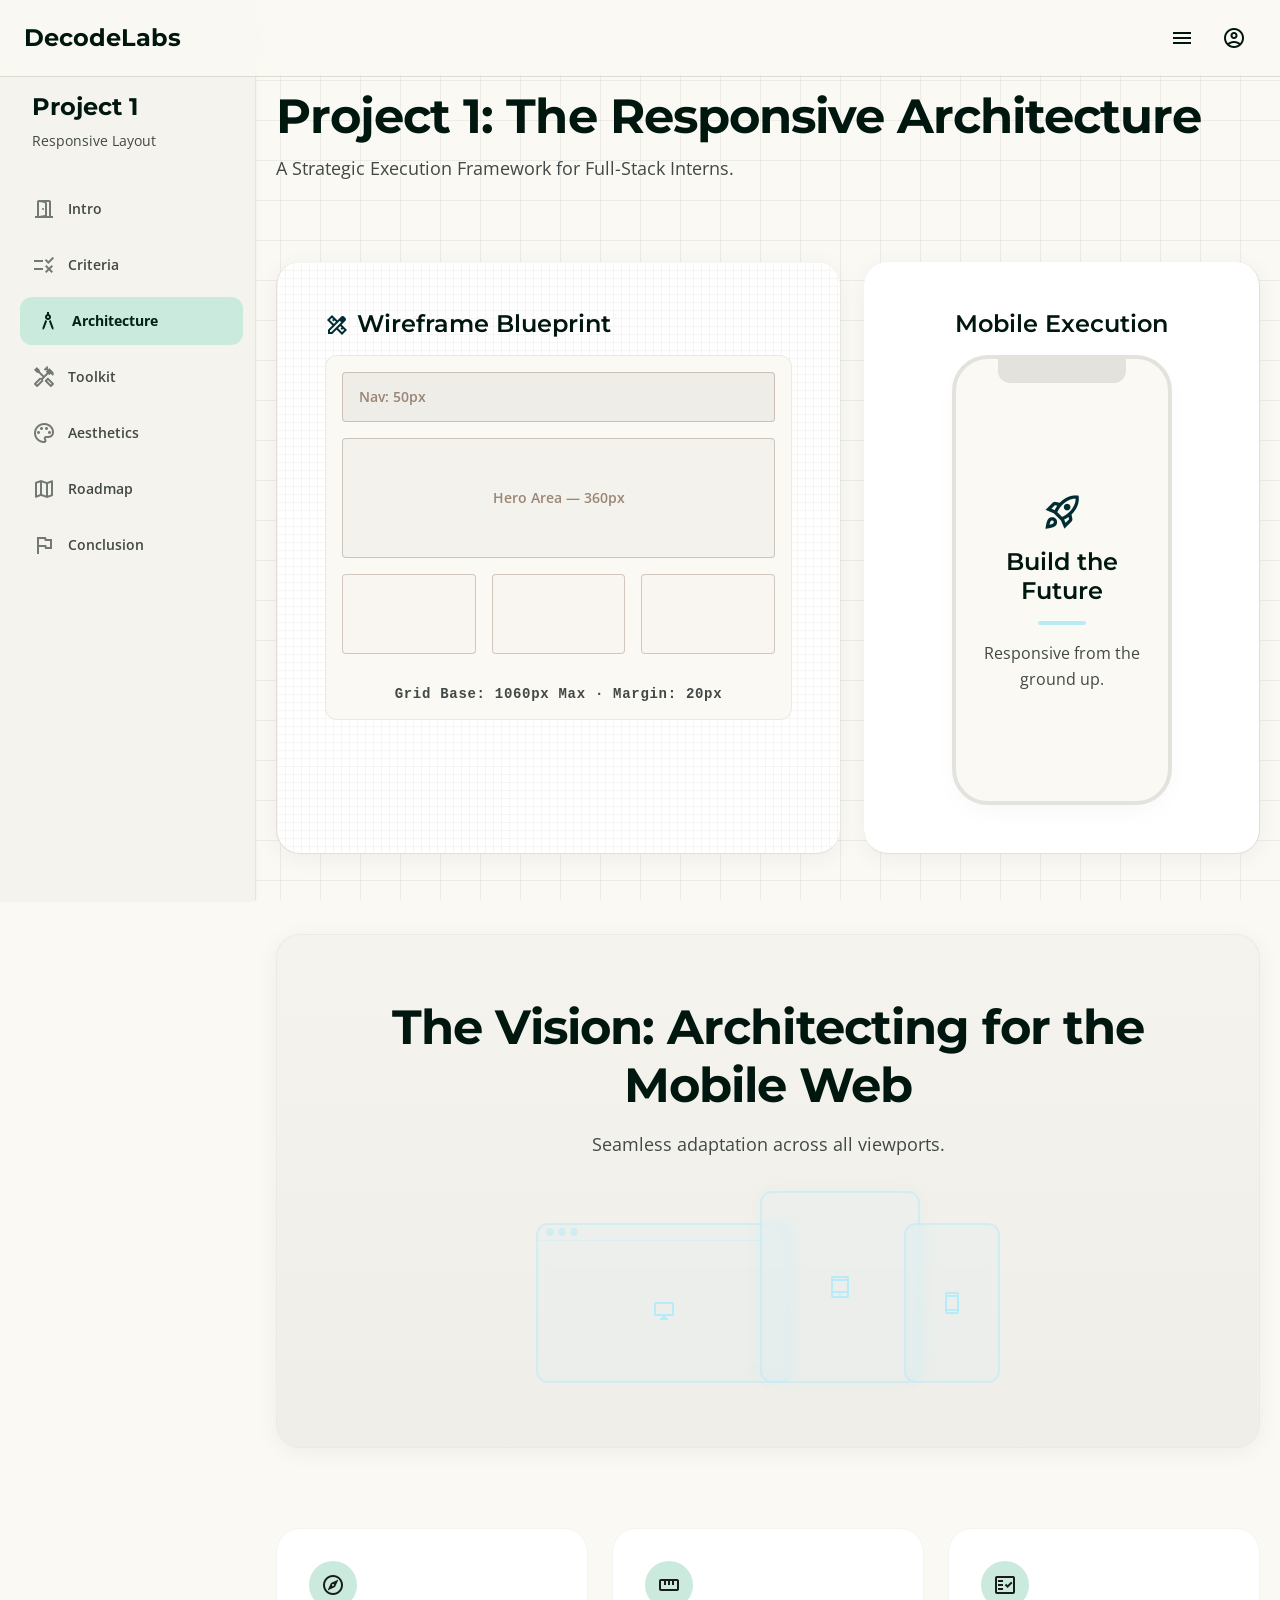
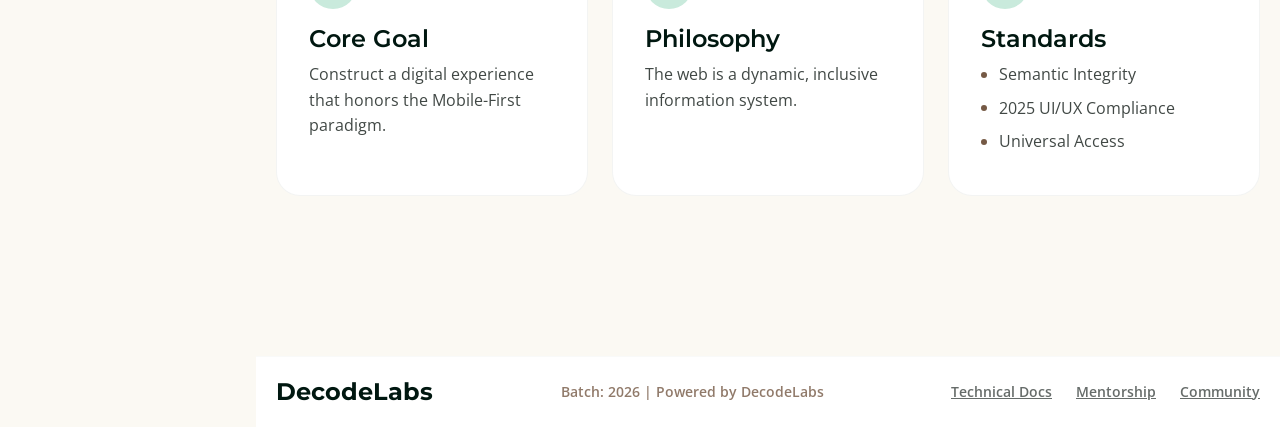
<file: project-1/architecture.html>
<!DOCTYPE html>
<html lang="en">
<head>
  <meta charset="UTF-8">
  <meta name="viewport" content="width=device-width, initial-scale=1.0">
  <title>DecodeLabs - Architecture</title>
  <link rel="preconnect" href="https://fonts.googleapis.com">
  <link rel="preconnect" href="https://fonts.gstatic.com" crossorigin>
  <link href="https://fonts.googleapis.com/css2?family=Montserrat:wght@600;700&family=Open+Sans:wght@400;600&display=swap" rel="stylesheet">
  <link href="https://fonts.googleapis.com/css2?family=Material+Symbols+Outlined:wght,FILL@100..700,0..1&display=swap" rel="stylesheet">
  <link rel="stylesheet" href="css/styles.css">
</head>
<body class="app-shell has-sidebar" data-page="architecture" style="background:var(--background);">
  <a class="skip-link" href="#main-content">Skip to main content</a>

  <div class="ambient grid-bg" aria-hidden="true"></div>

  <header class="top-nav">
    <div class="top-nav__brand">DecodeLabs</div>
    <div class="top-nav__actions">
      <button class="icon-btn menu-toggle" type="button" data-menu-toggle aria-expanded="false" aria-controls="mobile-drawer" aria-label="Open menu">
        <span class="material-symbols-outlined">menu</span>
      </button>
      <button class="icon-btn" type="button" aria-label="Account">
        <span class="material-symbols-outlined">account_circle</span>
      </button>
    </div>
  </header>

  <nav id="mobile-drawer" class="mobile-drawer" data-mobile-drawer aria-label="Mobile">
    <a class="sidebar__link" href="index.html" data-nav="intro">
      <span class="material-symbols-outlined">door_open</span>
      Intro
    </a>
    <a class="sidebar__link" href="guidelines.html" data-nav="criteria">
      <span class="material-symbols-outlined">rule</span>
      Criteria
    </a>
    <a class="sidebar__link" href="architecture.html" data-nav="architecture">
      <span class="material-symbols-outlined filled">architecture</span>
      Architecture
    </a>
    <a class="sidebar__link" href="toolkit.html" data-nav="toolkit">
      <span class="material-symbols-outlined">handyman</span>
      Toolkit
    </a>
    <a class="sidebar__link" href="aesthetics.html" data-nav="aesthetics">
      <span class="material-symbols-outlined">palette</span>
      Aesthetics
    </a>
    <a class="sidebar__link" href="framework.html" data-nav="roadmap">
      <span class="material-symbols-outlined">map</span>
      Roadmap
    </a>
    <a class="sidebar__link" href="conclusion.html" data-nav="conclusion">
      <span class="material-symbols-outlined">flag</span>
      Conclusion
    </a>
  </nav>

  <aside class="sidebar" aria-label="Section navigation">
    <div class="sidebar__header">
      <div class="sidebar__title">Project 1</div>
      <div class="sidebar__subtitle">Responsive Layout</div>
    </div>
    <nav class="sidebar__nav">
      <a class="sidebar__link" href="index.html" data-nav="intro"><span class="material-symbols-outlined">door_open</span> Intro</a>
      <a class="sidebar__link" href="guidelines.html" data-nav="criteria"><span class="material-symbols-outlined">rule</span> Criteria</a>
      <a class="sidebar__link" href="architecture.html" data-nav="architecture"><span class="material-symbols-outlined filled">architecture</span> Architecture</a>
      <a class="sidebar__link" href="toolkit.html" data-nav="toolkit"><span class="material-symbols-outlined">handyman</span> Toolkit</a>
      <a class="sidebar__link" href="aesthetics.html" data-nav="aesthetics"><span class="material-symbols-outlined">palette</span> Aesthetics</a>
      <a class="sidebar__link" href="framework.html" data-nav="roadmap"><span class="material-symbols-outlined">map</span> Roadmap</a>
      <a class="sidebar__link" href="conclusion.html" data-nav="conclusion"><span class="material-symbols-outlined">flag</span> Conclusion</a>
    </nav>
  </aside>

  <main id="main-content" class="main-canvas">
    <header class="section">
      <h1 class="text-display" style="margin-bottom:var(--stack-sm);">Project 1: The Responsive Architecture</h1>
      <p class="text-body-lg text-muted" style="max-width:32rem;">A Strategic Execution Framework for Full-Stack Interns.</p>
    </header>

    <div class="bento-grid bento-grid--12 section">
      <article class="col-span-7 card card--border-bl card--padded-lg" style="position:relative;overflow:hidden;">
        <div class="blueprint-grid" style="position:absolute;inset:0;opacity:0.5;pointer-events:none;"></div>
        <h2 class="text-headline-md" style="margin-bottom:var(--stack-md);display:flex;align-items:center;gap:8px;position:relative;">
          <span class="material-symbols-outlined" style="color:var(--tertiary-container);">design_services</span>
          Wireframe Blueprint
        </h2>
        <div class="wireframe-box">
          <div class="wireframe-nav">Nav: 50px</div>
          <div class="wireframe-hero">Hero Area — 360px</div>
          <div class="wireframe-grid">
            <div class="wireframe-cell"></div>
            <div class="wireframe-cell"></div>
            <div class="wireframe-cell"></div>
          </div>
          <p class="text-label text-muted" style="text-align:center;margin-top:var(--stack-md);font-family:monospace;">Grid Base: 1060px Max · Margin: 20px</p>
        </div>
      </article>

      <article class="col-span-5 card card--border-br card--padded-lg" style="display:flex;flex-direction:column;align-items:center;">
        <h2 class="text-headline-md" style="margin-bottom:var(--stack-md);">Mobile Execution</h2>
        <div class="phone-mockup">
          <div class="phone-mockup__notch" aria-hidden="true"></div>
          <div class="phone-mockup__content">
            <span class="material-symbols-outlined" style="font-size:2.5rem;color:var(--tertiary-container);margin-bottom:1rem;">rocket_launch</span>
            <h3 class="text-headline-md">Build the Future</h3>
            <div style="width:48px;height:4px;background:var(--tertiary-fixed);border-radius:999px;margin:1rem auto;"></div>
            <p class="text-body-md text-muted">Responsive from the ground up.</p>
          </div>
        </div>
      </article>
    </div>

    <section class="vision-section section">
      <h2 class="text-display" style="margin-bottom:var(--stack-md);position:relative;z-index:1;">The Vision: Architecting for the Mobile Web</h2>
      <p class="text-body-lg text-muted" style="max-width:48rem;margin:0 auto var(--stack-lg);position:relative;z-index:1;">Seamless adaptation across all viewports.</p>
      <div class="devices-hologram">
        <div class="device device--desktop">
          <div class="device__bar"><span class="device__dot"></span><span class="device__dot"></span><span class="device__dot"></span></div>
          <div class="device__screen"><span class="material-symbols-outlined">desktop_windows</span></div>
        </div>
        <div class="device device--tablet">
          <div class="device__screen"><span class="material-symbols-outlined">tablet_mac</span></div>
        </div>
        <div class="device device--mobile">
          <div class="device__screen"><span class="material-symbols-outlined">smartphone</span></div>
        </div>
      </div>
    </section>

    <div class="pillar-grid section">
      <article class="pillar-card">
        <div class="pillar-card__icon"><span class="material-symbols-outlined">explore</span></div>
        <h3 class="text-headline-md" style="margin-bottom:var(--stack-sm);">Core Goal</h3>
        <p class="text-body-md text-muted">Construct a digital experience that honors the Mobile-First paradigm.</p>
      </article>
      <article class="pillar-card">
        <div class="pillar-card__icon"><span class="material-symbols-outlined">straighten</span></div>
        <h3 class="text-headline-md" style="margin-bottom:var(--stack-sm);">Philosophy</h3>
        <p class="text-body-md text-muted">The web is a dynamic, inclusive information system.</p>
      </article>
      <article class="pillar-card">
        <div class="pillar-card__icon"><span class="material-symbols-outlined">fact_check</span></div>
        <h3 class="text-headline-md" style="margin-bottom:var(--stack-sm);">Standards</h3>
        <ul class="dot-list">
          <li>Semantic Integrity</li>
          <li>2025 UI/UX Compliance</li>
          <li>Universal Access</li>
        </ul>
      </article>
    </div>
  </main>

  <footer class="site-footer">
    <div class="top-nav__brand">DecodeLabs</div>
    <p class="site-footer__meta">Batch: 2026 | Powered by DecodeLabs</p>
    <nav class="site-footer__links" aria-label="Footer">
      <a href="#">Technical Docs</a>
      <a href="#">Mentorship</a>
      <a href="#">Community</a>
    </nav>
  </footer>

  <script src="js/main.js"></script>
</body>
</html>
</file>
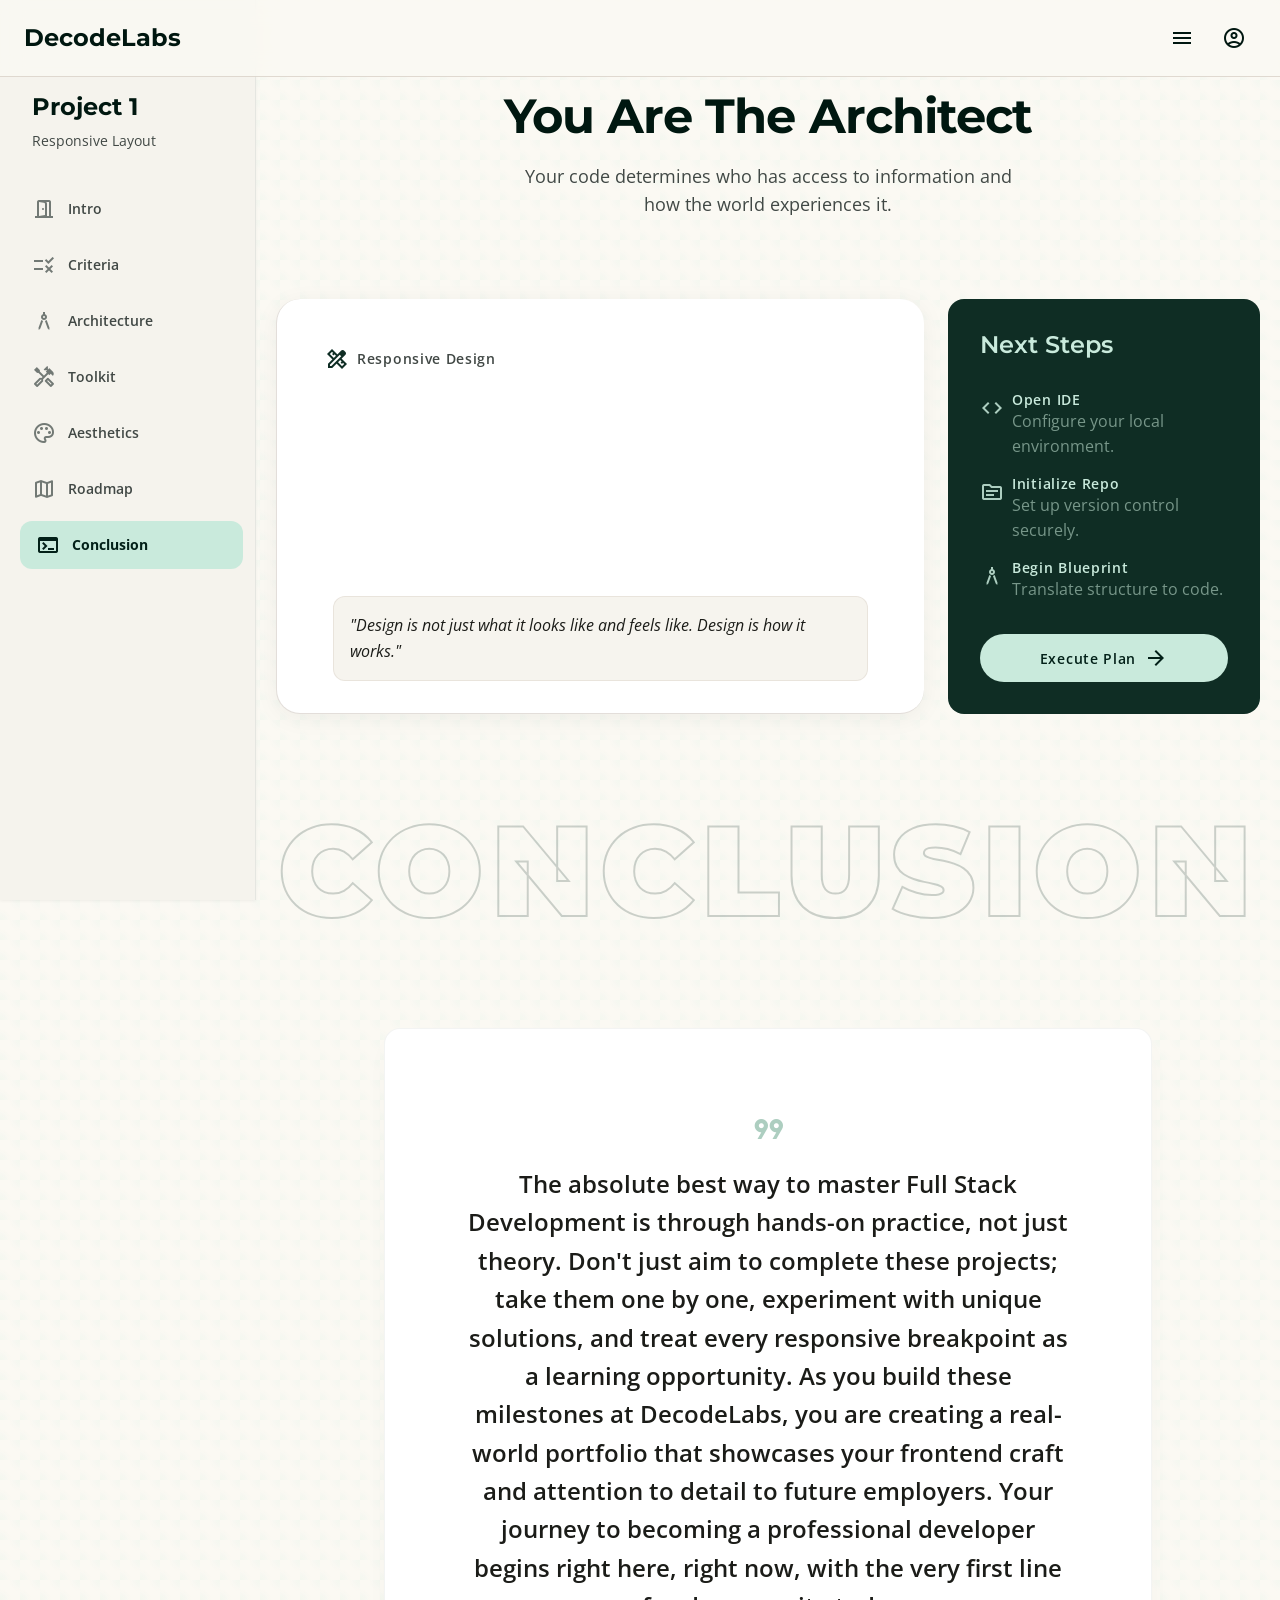
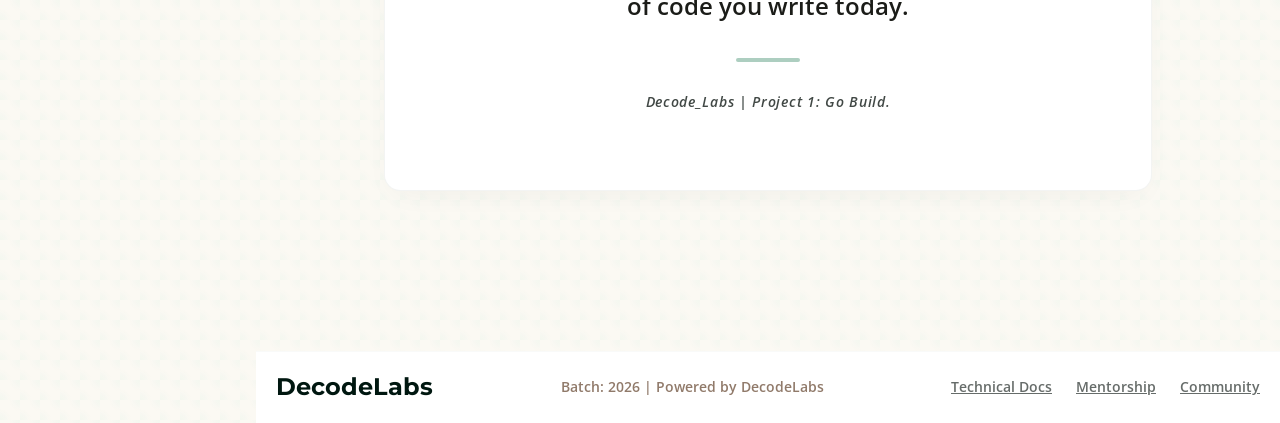
<file: project-1/conclusion.html>
<!DOCTYPE html>
<html lang="en">
<head>
  <meta charset="UTF-8">
  <meta name="viewport" content="width=device-width, initial-scale=1.0">
  <title>Conclusion &amp; Action - DecodeLabs</title>
  <link rel="preconnect" href="https://fonts.googleapis.com">
  <link rel="preconnect" href="https://fonts.gstatic.com" crossorigin>
  <link href="https://fonts.googleapis.com/css2?family=Montserrat:wght@400;600;700&family=Open+Sans:wght@400;600&display=swap" rel="stylesheet">
  <link href="https://fonts.googleapis.com/css2?family=Material+Symbols+Outlined:wght,FILL@100..700,0..1&display=swap" rel="stylesheet">
  <link rel="stylesheet" href="css/styles.css">
</head>
<body class="app-shell has-sidebar grid-bg-sm organic-bg" data-page="conclusion">
  <a class="skip-link" href="#main-content">Skip to main content</a>

  <header class="top-nav">
    <div class="top-nav__brand">DecodeLabs</div>
    <div class="top-nav__actions">
      <button class="icon-btn menu-toggle" type="button" data-menu-toggle aria-expanded="false" aria-controls="mobile-drawer" aria-label="Open menu">
        <span class="material-symbols-outlined">menu</span>
      </button>
      <button class="icon-btn" type="button" aria-label="Account">
        <span class="material-symbols-outlined">account_circle</span>
      </button>
    </div>
  </header>

  <nav id="mobile-drawer" class="mobile-drawer" data-mobile-drawer aria-label="Mobile">
    <a class="sidebar__link" href="index.html" data-nav="intro">
      <span class="material-symbols-outlined filled">door_open</span>
      Intro
    </a>
    <a class="sidebar__link" href="guidelines.html" data-nav="criteria">
      <span class="material-symbols-outlined">rule</span>
      Criteria
    </a>
    <a class="sidebar__link" href="architecture.html" data-nav="architecture">
      <span class="material-symbols-outlined">architecture</span>
      Architecture
    </a>
    <a class="sidebar__link" href="toolkit.html" data-nav="toolkit">
      <span class="material-symbols-outlined">handyman</span>
      Toolkit
    </a>
    <a class="sidebar__link" href="aesthetics.html" data-nav="aesthetics">
      <span class="material-symbols-outlined">palette</span>
      Aesthetics
    </a>
    <a class="sidebar__link" href="framework.html" data-nav="roadmap">
      <span class="material-symbols-outlined">map</span>
      Roadmap
    </a>
    <a class="sidebar__link" href="conclusion.html" data-nav="conclusion">
      <span class="material-symbols-outlined">terminal</span>
      Conclusion
    </a>
  </nav>

  <aside class="sidebar" aria-label="Section navigation">
    <div class="sidebar__header">
      <div class="sidebar__title">Project 1</div>
      <div class="sidebar__subtitle">Responsive Layout</div>
    </div>
    <nav class="sidebar__nav">
      <a class="sidebar__link" href="index.html" data-nav="intro"><span class="material-symbols-outlined">door_open</span> Intro</a>
      <a class="sidebar__link" href="guidelines.html" data-nav="criteria"><span class="material-symbols-outlined">rule</span> Criteria</a>
      <a class="sidebar__link" href="architecture.html" data-nav="architecture"><span class="material-symbols-outlined">architecture</span> Architecture</a>
      <a class="sidebar__link" href="toolkit.html" data-nav="toolkit"><span class="material-symbols-outlined">handyman</span> Toolkit</a>
      <a class="sidebar__link" href="aesthetics.html" data-nav="aesthetics"><span class="material-symbols-outlined">palette</span> Aesthetics</a>
      <a class="sidebar__link" href="framework.html" data-nav="roadmap"><span class="material-symbols-outlined">map</span> Roadmap</a>
      <a class="sidebar__link" href="conclusion.html" data-nav="conclusion"><span class="material-symbols-outlined filled">terminal</span> Conclusion</a>
    </nav>
  </aside>

  <main id="main-content" class="main-canvas">
    <header class="section" style="text-align:center;">
      <h1 class="text-display" style="margin-bottom:var(--stack-md);">You Are The Architect</h1>
      <p class="text-body-lg text-muted" style="max-width:32rem;margin:0 auto;">
        Your code determines who has access to information and how the world experiences it.
      </p>
    </header>

    <div class="bento-grid bento-grid--12 section">
      <article class="col-span-8 card card--border-bl card--padded-lg workspace-card">
        <div style="display:flex;align-items:center;gap:8px;margin-bottom:var(--stack-md);position:relative;z-index:2;">
          <span class="material-symbols-outlined" style="color:var(--primary-container);">design_services</span>
          <span class="text-label text-muted">Responsive Design</span>
        </div>
        <div class="workspace-card__image" style="background-image:url('https://lh3.googleusercontent.com/aida-public/[base64]');"></div>
        <blockquote class="workspace-card__quote">
          <p class="text-body-md">"Design is not just what it looks like and feels like. Design is how it works."</p>
        </blockquote>
      </article>

      <aside class="col-span-4 next-steps-panel">
        <div class="next-steps-panel__bg grid-bg-sm"></div>
        <div style="position:relative;z-index:1;">
          <h2 class="text-headline-md" style="color:var(--primary-fixed);margin-bottom:var(--stack-lg);">Next Steps</h2>
          <ul class="next-steps-list">
            <li>
              <span class="material-symbols-outlined">code</span>
              <div>
                <strong class="text-label" style="color:var(--primary-fixed);display:block;">Open IDE</strong>
                <span class="text-body-md">Configure your local environment.</span>
              </div>
            </li>
            <li>
              <span class="material-symbols-outlined">source</span>
              <div>
                <strong class="text-label" style="color:var(--primary-fixed);display:block;">Initialize Repo</strong>
                <span class="text-body-md">Set up version control securely.</span>
              </div>
            </li>
            <li>
              <span class="material-symbols-outlined">architecture</span>
              <div>
                <strong class="text-label" style="color:var(--primary-fixed);display:block;">Begin Blueprint</strong>
                <span class="text-body-md">Translate structure to code.</span>
              </div>
            </li>
          </ul>
          <button class="btn btn--fixed btn--full" type="button" data-execute-btn>
            Execute Plan
            <span class="material-symbols-outlined">arrow_forward</span>
          </button>
        </div>
      </aside>
    </div>

    <div class="section" style="overflow:hidden;">
      <h2 class="bubble-text" aria-hidden="true">CONCLUSION</h2>
    </div>

    <blockquote class="quote-card">
      <span class="quote-card__icon material-symbols-outlined">format_quote</span>
      <p class="text-headline-md" style="line-height:1.6;">
        The absolute best way to master Full Stack Development is through hands-on practice, not just theory.
        Don't just aim to complete these projects; take them one by one, experiment with unique solutions, and
        treat every responsive breakpoint as a learning opportunity. As you build these milestones at DecodeLabs,
        you are creating a real-world portfolio that showcases your frontend craft and attention to detail to
        future employers. Your journey to becoming a professional developer begins right here, right now, with
        the very first line of code you write today.
      </p>
      <div class="quote-card__divider"></div>
      <p class="text-label text-muted" style="margin-top:var(--stack-lg);"><em>Decode_Labs | Project 1: Go Build.</em></p>
    </blockquote>
  </main>

  <footer class="site-footer">
    <div class="top-nav__brand">DecodeLabs</div>
    <p class="site-footer__meta">Batch: 2026 | Powered by DecodeLabs</p>
    <nav class="site-footer__links" aria-label="Footer">
      <a href="#">Technical Docs</a>
      <a href="#">Mentorship</a>
      <a href="#">Community</a>
    </nav>
  </footer>

  <script src="js/main.js"></script>
</body>
</html>
</file>
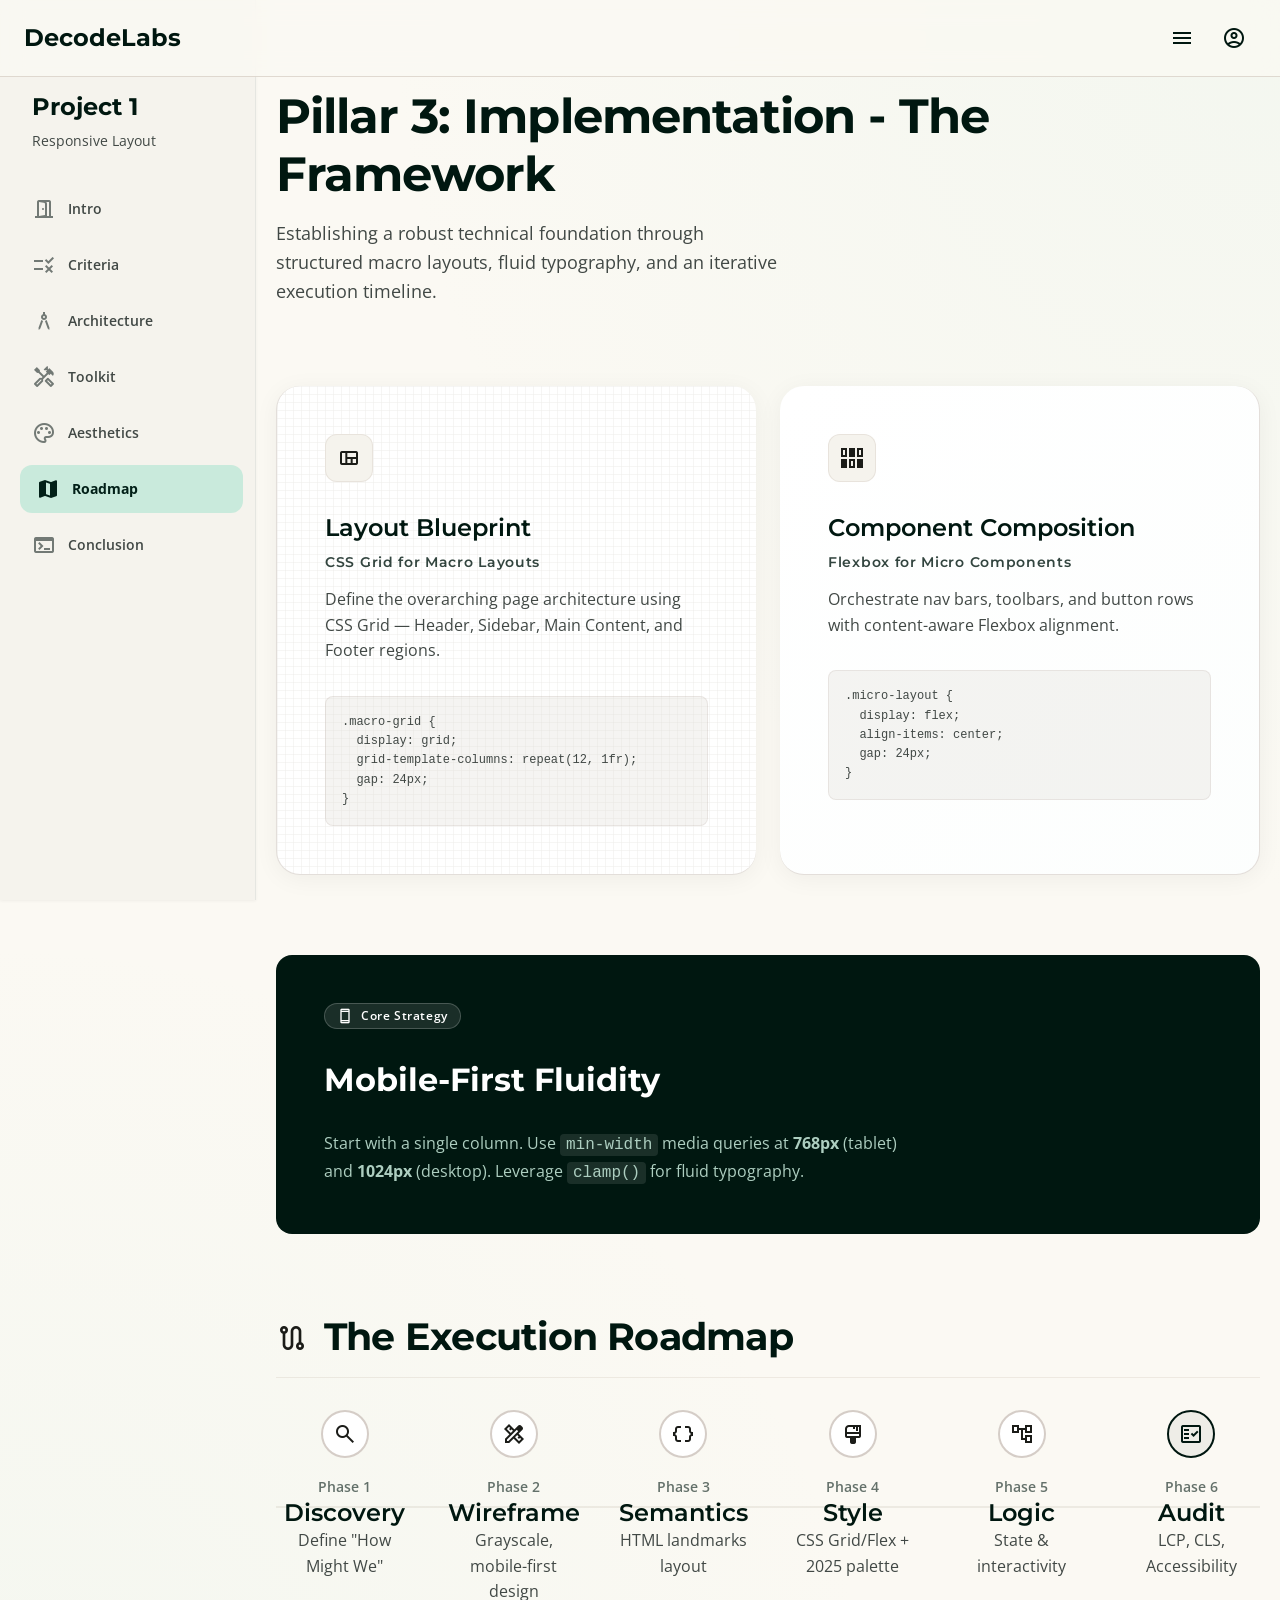
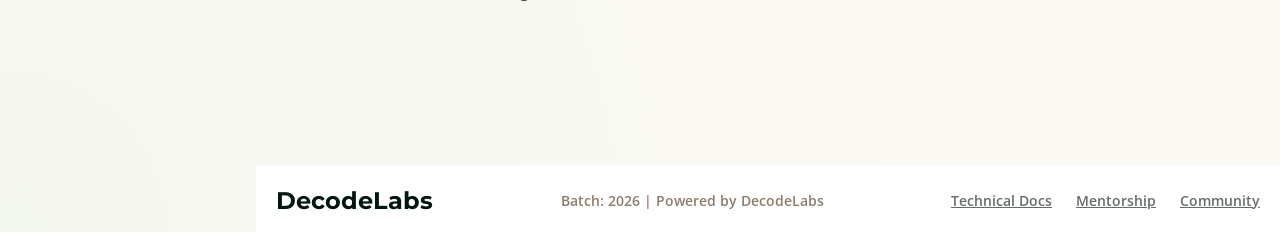
<file: project-1/framework.html>
<!DOCTYPE html>
<html lang="en">
<head>
  <meta charset="UTF-8">
  <meta name="viewport" content="width=device-width, initial-scale=1.0">
  <title>Implementation Framework &amp; Roadmap - DecodeLabs</title>
  <link rel="preconnect" href="https://fonts.googleapis.com">
  <link rel="preconnect" href="https://fonts.gstatic.com" crossorigin>
  <link href="https://fonts.googleapis.com/css2?family=Montserrat:wght@600;700&family=Open+Sans:wght@400;600&display=swap" rel="stylesheet">
  <link href="https://fonts.googleapis.com/css2?family=Material+Symbols+Outlined:wght,FILL@100..700,0..1&display=swap" rel="stylesheet">
  <link rel="stylesheet" href="css/styles.css">
</head>
<body class="app-shell has-sidebar organic-bg" data-page="roadmap">
  <a class="skip-link" href="#main-content">Skip to main content</a>

  <header class="top-nav">
    <div class="top-nav__brand">DecodeLabs</div>
    <div class="top-nav__actions">
      <button class="icon-btn menu-toggle" type="button" data-menu-toggle aria-expanded="false" aria-controls="mobile-drawer" aria-label="Open menu">
        <span class="material-symbols-outlined">menu</span>
      </button>
      <button class="icon-btn" type="button" aria-label="Account">
        <span class="material-symbols-outlined">account_circle</span>
      </button>
    </div>
  </header>

  <nav id="mobile-drawer" class="mobile-drawer" data-mobile-drawer aria-label="Mobile">
    <a class="sidebar__link" href="index.html" data-nav="intro">
      <span class="material-symbols-outlined filled">door_open</span>
      Intro
    </a>
    <a class="sidebar__link" href="guidelines.html" data-nav="criteria">
      <span class="material-symbols-outlined">rule</span>
      Criteria
    </a>
    <a class="sidebar__link" href="architecture.html" data-nav="architecture">
      <span class="material-symbols-outlined">architecture</span>
      Architecture
    </a>
    <a class="sidebar__link" href="toolkit.html" data-nav="toolkit">
      <span class="material-symbols-outlined">handyman</span>
      Toolkit
    </a>
    <a class="sidebar__link" href="aesthetics.html" data-nav="aesthetics">
      <span class="material-symbols-outlined">palette</span>
      Aesthetics
    </a>
    <a class="sidebar__link" href="framework.html" data-nav="roadmap">
      <span class="material-symbols-outlined">map</span>
      Roadmap
    </a>
    <a class="sidebar__link" href="conclusion.html" data-nav="conclusion">
      <span class="material-symbols-outlined">terminal</span>
      Conclusion
    </a>
  </nav>

  <aside class="sidebar" aria-label="Section navigation">
    <div class="sidebar__header">
      <div class="sidebar__title">Project 1</div>
      <div class="sidebar__subtitle">Responsive Layout</div>
    </div>
    <nav class="sidebar__nav">
      <a class="sidebar__link" href="index.html" data-nav="intro"><span class="material-symbols-outlined">door_open</span> Intro</a>
      <a class="sidebar__link" href="guidelines.html" data-nav="criteria"><span class="material-symbols-outlined">rule</span> Criteria</a>
      <a class="sidebar__link" href="architecture.html" data-nav="architecture"><span class="material-symbols-outlined">architecture</span> Architecture</a>
      <a class="sidebar__link" href="toolkit.html" data-nav="toolkit"><span class="material-symbols-outlined">handyman</span> Toolkit</a>
      <a class="sidebar__link" href="aesthetics.html" data-nav="aesthetics"><span class="material-symbols-outlined">palette</span> Aesthetics</a>
      <a class="sidebar__link" href="framework.html" data-nav="roadmap"><span class="material-symbols-outlined filled">map</span> Roadmap</a>
      <a class="sidebar__link" href="conclusion.html" data-nav="conclusion"><span class="material-symbols-outlined">terminal</span> Conclusion</a>
    </nav>
  </aside>

  <main id="main-content" class="main-canvas">
    <header class="section">
      <h1 class="text-display" style="margin-bottom:var(--stack-md);">Pillar 3: Implementation - The Framework</h1>
      <p class="text-body-lg text-muted" style="max-width:32rem;">Establishing a robust technical foundation through structured macro layouts, fluid typography, and an iterative execution timeline.</p>
    </header>

    <div class="bento-grid bento-grid--2 section">
      <article class="card card--border-bl card--padded-lg" style="position:relative;overflow:hidden;">
        <div class="blueprint-grid" style="position:absolute;inset:0;opacity:0.5;pointer-events:none;"></div>
        <div style="position:relative;z-index:1;">
          <div style="width:48px;height:48px;border-radius:12px;background:var(--surface-container-low);border:1px solid rgba(117,89,69,0.1);display:flex;align-items:center;justify-content:center;margin-bottom:var(--stack-lg);">
            <span class="material-symbols-outlined">view_quilt</span>
          </div>
          <h2 class="text-headline-md" style="margin-bottom:12px;">Layout Blueprint</h2>
          <h3 class="text-label" style="color:var(--primary);opacity:0.8;margin-bottom:var(--stack-md);">CSS Grid for Macro Layouts</h3>
          <p class="text-body-md text-muted" style="margin-bottom:var(--stack-lg);">Define the overarching page architecture using CSS Grid — Header, Sidebar, Main Content, and Footer regions.</p>
          <div class="code-block">
            .macro-grid {<br>
            &nbsp;&nbsp;display: grid;<br>
            &nbsp;&nbsp;grid-template-columns: repeat(12, 1fr);<br>
            &nbsp;&nbsp;gap: 24px;<br>
            }
          </div>
        </div>
      </article>

      <article class="card card--border-br card--padded-lg" style="position:relative;overflow:hidden;">
        <div style="position:absolute;inset:0;background:linear-gradient(135deg,transparent,rgba(201,234,220,0.05));pointer-events:none;"></div>
        <div style="position:relative;z-index:1;">
          <div style="width:48px;height:48px;border-radius:12px;background:var(--surface-container-low);border:1px solid rgba(117,89,69,0.1);display:flex;align-items:center;justify-content:center;margin-bottom:var(--stack-lg);">
            <span class="material-symbols-outlined">flex_wrap</span>
          </div>
          <h2 class="text-headline-md" style="margin-bottom:12px;">Component Composition</h2>
          <h3 class="text-label" style="color:var(--primary);opacity:0.8;margin-bottom:var(--stack-md);">Flexbox for Micro Components</h3>
          <p class="text-body-md text-muted" style="margin-bottom:var(--stack-lg);">Orchestrate nav bars, toolbars, and button rows with content-aware Flexbox alignment.</p>
          <div class="code-block">
            .micro-layout {<br>
            &nbsp;&nbsp;display: flex;<br>
            &nbsp;&nbsp;align-items: center;<br>
            &nbsp;&nbsp;gap: 24px;<br>
            }
          </div>
        </div>
      </article>
    </div>

    <section class="strategy-banner">
      <div class="strategy-banner__bg" style="background-image:url('https://lh3.googleusercontent.com/aida-public/[base64]');"></div>
      <div style="position:relative;z-index:1;display:flex;flex-direction:column;gap:var(--stack-lg);">
        <div style="display:inline-flex;align-items:center;gap:8px;background:rgba(255,255,255,0.1);padding:4px 12px;border-radius:999px;border:1px solid rgba(255,255,255,0.2);width:fit-content;">
          <span class="material-symbols-outlined" style="font-size:16px;">smartphone</span>
          <span class="text-label" style="font-size:12px;color:var(--on-primary);">Core Strategy</span>
        </div>
        <h2 class="text-headline-lg" style="color:var(--on-primary);">Mobile-First Fluidity</h2>
        <p class="text-body-md" style="color:var(--primary-fixed-dim);max-width:36rem;">
          Start with a single column. Use <code style="background:rgba(255,255,255,0.1);padding:2px 6px;border-radius:4px;">min-width</code> media queries at <strong>768px</strong> (tablet) and <strong>1024px</strong> (desktop). Leverage <code style="background:rgba(255,255,255,0.1);padding:2px 6px;border-radius:4px;">clamp()</code> for fluid typography.
        </p>
      </div>
    </section>

    <section class="section">
      <div style="display:flex;align-items:center;gap:16px;margin-bottom:var(--stack-lg);padding-bottom:var(--stack-md);border-bottom:1px solid rgba(117,89,69,0.1);">
        <span class="material-symbols-outlined" style="font-size:2rem;">route</span>
        <h2 class="text-display" style="font-size:clamp(1.75rem,3vw,2.5rem);">The Execution Roadmap</h2>
      </div>

      <div class="roadmap-timeline">
        <div class="roadmap-timeline__line" aria-hidden="true"></div>
        <ol class="roadmap-steps">
          <li class="roadmap-step">
            <div class="roadmap-step__icon"><span class="material-symbols-outlined">search</span></div>
            <div>
              <span class="roadmap-step__phase">Phase 1</span>
              <h3 class="text-headline-md">Discovery</h3>
              <p class="text-body-md text-muted">Define "How Might We"</p>
            </div>
          </li>
          <li class="roadmap-step">
            <div class="roadmap-step__icon"><span class="material-symbols-outlined">design_services</span></div>
            <div>
              <span class="roadmap-step__phase">Phase 2</span>
              <h3 class="text-headline-md">Wireframe</h3>
              <p class="text-body-md text-muted">Grayscale, mobile-first design</p>
            </div>
          </li>
          <li class="roadmap-step">
            <div class="roadmap-step__icon"><span class="material-symbols-outlined">data_object</span></div>
            <div>
              <span class="roadmap-step__phase">Phase 3</span>
              <h3 class="text-headline-md">Semantics</h3>
              <p class="text-body-md text-muted">HTML landmarks layout</p>
            </div>
          </li>
          <li class="roadmap-step">
            <div class="roadmap-step__icon"><span class="material-symbols-outlined">format_paint</span></div>
            <div>
              <span class="roadmap-step__phase">Phase 4</span>
              <h3 class="text-headline-md">Style</h3>
              <p class="text-body-md text-muted">CSS Grid/Flex + 2025 palette</p>
            </div>
          </li>
          <li class="roadmap-step">
            <div class="roadmap-step__icon"><span class="material-symbols-outlined">account_tree</span></div>
            <div>
              <span class="roadmap-step__phase">Phase 5</span>
              <h3 class="text-headline-md">Logic</h3>
              <p class="text-body-md text-muted">State &amp; interactivity</p>
            </div>
          </li>
          <li class="roadmap-step is-active">
            <div class="roadmap-step__icon"><span class="material-symbols-outlined">fact_check</span></div>
            <div>
              <span class="roadmap-step__phase">Phase 6</span>
              <h3 class="text-headline-md" style="color:var(--primary);">Audit</h3>
              <p class="text-body-md text-muted">LCP, CLS, Accessibility</p>
            </div>
          </li>
        </ol>
      </div>
    </section>
  </main>

  <footer class="site-footer">
    <div class="top-nav__brand">DecodeLabs</div>
    <p class="site-footer__meta">Batch: 2026 | Powered by DecodeLabs</p>
    <nav class="site-footer__links" aria-label="Footer">
      <a href="#">Technical Docs</a>
      <a href="#">Mentorship</a>
      <a href="#">Community</a>
    </nav>
  </footer>

  <script src="js/main.js"></script>
</body>
</html>
</file>
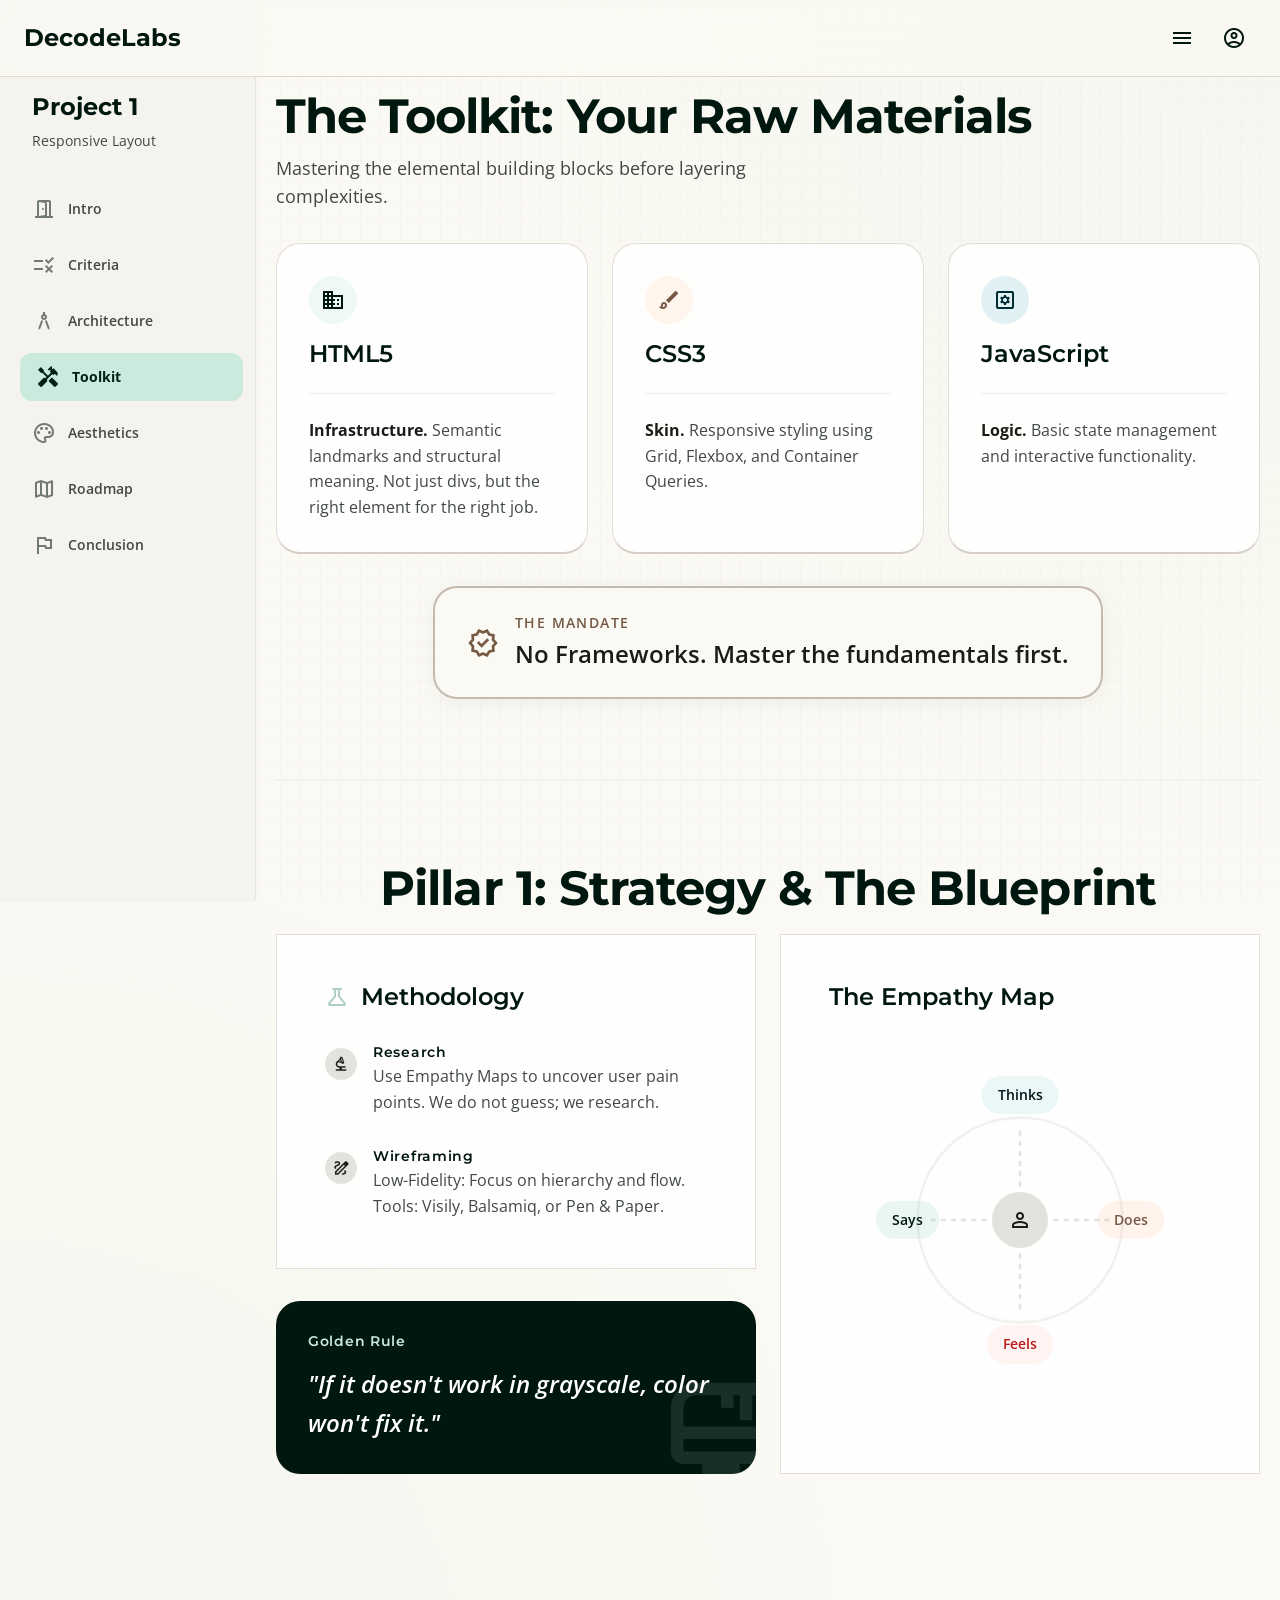
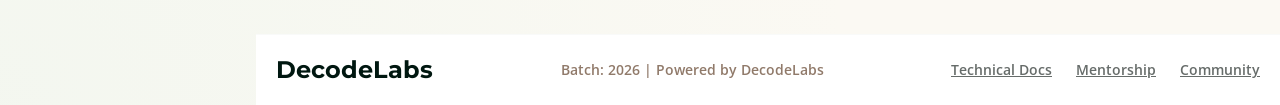
<file: project-1/toolkit.html>
<!DOCTYPE html>
<html lang="en">
<head>
  <meta charset="UTF-8">
  <meta name="viewport" content="width=device-width, initial-scale=1.0">
  <title>DecodeLabs - The Toolkit &amp; Strategy</title>
  <link rel="preconnect" href="https://fonts.googleapis.com">
  <link rel="preconnect" href="https://fonts.gstatic.com" crossorigin>
  <link href="https://fonts.googleapis.com/css2?family=Montserrat:wght@600;700&family=Open+Sans:wght@400;600&display=swap" rel="stylesheet">
  <link href="https://fonts.googleapis.com/css2?family=Material+Symbols+Outlined:wght,FILL@100..700,0..1&display=swap" rel="stylesheet">
  <link rel="stylesheet" href="css/styles.css">
</head>
<body class="app-shell has-sidebar organic-bg" data-page="toolkit">
  <a class="skip-link" href="#main-content">Skip to main content</a>
  <div class="ambient grid-bg-sm" aria-hidden="true"></div>

  <header class="top-nav">
    <div class="top-nav__brand">DecodeLabs</div>
    <div class="top-nav__actions">
      <button class="icon-btn menu-toggle" type="button" data-menu-toggle aria-expanded="false" aria-controls="mobile-drawer" aria-label="Open menu">
        <span class="material-symbols-outlined">menu</span>
      </button>
      <button class="icon-btn" type="button" aria-label="Account">
        <span class="material-symbols-outlined">account_circle</span>
      </button>
    </div>
  </header>

  <nav id="mobile-drawer" class="mobile-drawer" data-mobile-drawer aria-label="Mobile">
    <a class="sidebar__link" href="index.html" data-nav="intro">
      <span class="material-symbols-outlined">door_open</span>
      Intro
    </a>
    <a class="sidebar__link" href="guidelines.html" data-nav="criteria">
      <span class="material-symbols-outlined">rule</span>
      Criteria
    </a>
    <a class="sidebar__link" href="architecture.html" data-nav="architecture">
      <span class="material-symbols-outlined">architecture</span>
      Architecture
    </a>
    <a class="sidebar__link" href="toolkit.html" data-nav="toolkit">
      <span class="material-symbols-outlined filled">handyman</span>
      Toolkit
    </a>
    <a class="sidebar__link" href="aesthetics.html" data-nav="aesthetics">
      <span class="material-symbols-outlined">palette</span>
      Aesthetics
    </a>
    <a class="sidebar__link" href="framework.html" data-nav="roadmap">
      <span class="material-symbols-outlined">map</span>
      Roadmap
    </a>
    <a class="sidebar__link" href="conclusion.html" data-nav="conclusion">
      <span class="material-symbols-outlined">flag</span>
      Conclusion
    </a>
  </nav>

  <aside class="sidebar" aria-label="Section navigation">
    <div class="sidebar__header">
      <div class="sidebar__title">Project 1</div>
      <div class="sidebar__subtitle">Responsive Layout</div>
    </div>
    <nav class="sidebar__nav">
      <a class="sidebar__link" href="index.html" data-nav="intro"><span class="material-symbols-outlined">door_open</span> Intro</a>
      <a class="sidebar__link" href="guidelines.html" data-nav="criteria"><span class="material-symbols-outlined">rule</span> Criteria</a>
      <a class="sidebar__link" href="architecture.html" data-nav="architecture"><span class="material-symbols-outlined">architecture</span> Architecture</a>
      <a class="sidebar__link" href="toolkit.html" data-nav="toolkit"><span class="material-symbols-outlined filled">handyman</span> Toolkit</a>
      <a class="sidebar__link" href="aesthetics.html" data-nav="aesthetics"><span class="material-symbols-outlined">palette</span> Aesthetics</a>
      <a class="sidebar__link" href="framework.html" data-nav="roadmap"><span class="material-symbols-outlined">map</span> Roadmap</a>
      <a class="sidebar__link" href="conclusion.html" data-nav="conclusion"><span class="material-symbols-outlined">flag</span> Conclusion</a>
    </nav>
  </aside>

  <main id="main-content" class="main-canvas">
    <section class="section">
      <header style="margin-bottom:var(--stack-lg);">
        <h1 class="text-display" style="margin-bottom:8px;">The Toolkit: Your Raw Materials</h1>
        <p class="text-body-lg text-muted" style="max-width:32rem;">Mastering the elemental building blocks before layering complexities.</p>
      </header>

      <div class="bento-grid bento-grid--3">
        <article class="tool-card glass-panel">
          <div class="tool-card__icon tool-card__icon--html"><span class="material-symbols-outlined">domain</span></div>
          <h2 class="text-headline-md">HTML5</h2>
          <hr style="border:none;border-top:1px solid rgba(193,200,196,0.3);margin:var(--stack-sm) 0;">
          <p class="text-body-md text-muted"><strong style="color:var(--on-surface);">Infrastructure.</strong> Semantic landmarks and structural meaning. Not just divs, but the right element for the right job.</p>
        </article>
        <article class="tool-card glass-panel">
          <div class="tool-card__icon tool-card__icon--css"><span class="material-symbols-outlined">brush</span></div>
          <h2 class="text-headline-md">CSS3</h2>
          <hr style="border:none;border-top:1px solid rgba(193,200,196,0.3);margin:var(--stack-sm) 0;">
          <p class="text-body-md text-muted"><strong style="color:var(--on-surface);">Skin.</strong> Responsive styling using Grid, Flexbox, and Container Queries.</p>
        </article>
        <article class="tool-card glass-panel">
          <div class="tool-card__icon tool-card__icon--js"><span class="material-symbols-outlined">settings_applications</span></div>
          <h2 class="text-headline-md">JavaScript</h2>
          <hr style="border:none;border-top:1px solid rgba(193,200,196,0.3);margin:var(--stack-sm) 0;">
          <p class="text-body-md text-muted"><strong style="color:var(--on-surface);">Logic.</strong> Basic state management and interactive functionality.</p>
        </article>
      </div>

      <div style="display:flex;justify-content:center;margin-top:var(--stack-md);">
        <div class="mandate-badge">
          <span class="material-symbols-outlined" style="font-size:2rem;color:var(--secondary);">verified</span>
          <div>
            <div class="mandate-badge__label">The Mandate</div>
            <div class="text-headline-md">No Frameworks. Master the fundamentals first.</div>
          </div>
        </div>
      </div>
    </section>

    <section class="section" style="padding-top:var(--section-padding);border-top:1px solid rgba(193,200,196,0.2);">
      <header style="text-align:center;margin-bottom:var(--stack-md);">
        <h2 class="text-display">Pillar 1: Strategy &amp; The Blueprint</h2>
      </header>

      <div class="bento-grid bento-grid--2">
        <div style="display:flex;flex-direction:column;gap:var(--stack-lg);">
          <article class="glass-panel card--padded-lg card--border-bl">
            <h3 class="text-headline-md" style="margin-bottom:var(--stack-lg);display:flex;align-items:center;gap:12px;">
              <span class="material-symbols-outlined" style="color:var(--primary-fixed-dim);">science</span>
              Methodology
            </h3>
            <ul style="display:flex;flex-direction:column;gap:var(--stack-lg);">
              <li style="display:flex;gap:16px;">
                <div style="width:32px;height:32px;border-radius:50%;background:var(--surface-container-highest);display:flex;align-items:center;justify-content:center;flex-shrink:0;margin-top:4px;">
                  <span class="material-symbols-outlined" style="font-size:18px;">biotech</span>
                </div>
                <div>
                  <h4 class="text-label" style="margin-bottom:4px;">Research</h4>
                  <p class="text-body-md text-muted">Use Empathy Maps to uncover user pain points. We do not guess; we research.</p>
                </div>
              </li>
              <li style="display:flex;gap:16px;">
                <div style="width:32px;height:32px;border-radius:50%;background:var(--surface-container-highest);display:flex;align-items:center;justify-content:center;flex-shrink:0;margin-top:4px;">
                  <span class="material-symbols-outlined" style="font-size:18px;">draw</span>
                </div>
                <div>
                  <h4 class="text-label" style="margin-bottom:4px;">Wireframing</h4>
                  <p class="text-body-md text-muted">Low-Fidelity: Focus on hierarchy and flow. Tools: Visily, Balsamiq, or Pen &amp; Paper.</p>
                </div>
              </li>
            </ul>
          </article>
          <div class="golden-rule">
            <span class="golden-rule__bg material-symbols-outlined" aria-hidden="true">format_paint</span>
            <h4 class="text-label" style="color:var(--primary-fixed);margin-bottom:var(--stack-md);">Golden Rule</h4>
            <p class="text-headline-md" style="font-style:italic;">"If it doesn't work in grayscale, color won't fix it."</p>
          </div>
        </div>

        <article class="glass-panel card--padded-lg card--border-bl" style="min-height:400px;display:flex;flex-direction:column;align-items:center;">
          <h3 class="text-headline-md" style="align-self:flex-start;margin-bottom:var(--stack-lg);">The Empathy Map</h3>
          <div class="empathy-map">
            <div class="empathy-map__center"><span class="material-symbols-outlined">person</span></div>
            <span class="empathy-quadrant empathy-quadrant--top">Thinks</span>
            <span class="empathy-quadrant empathy-quadrant--right">Does</span>
            <span class="empathy-quadrant empathy-quadrant--bottom">Feels</span>
            <span class="empathy-quadrant empathy-quadrant--left">Says</span>
            <svg style="position:absolute;inset:0;width:100%;height:100%;pointer-events:none;" viewBox="0 0 100 100" aria-hidden="true">
              <line x1="50" y1="15" x2="50" y2="85" stroke="rgba(114,121,117,0.2)" stroke-dasharray="2,2"/>
              <line x1="15" y1="50" x2="85" y2="50" stroke="rgba(114,121,117,0.2)" stroke-dasharray="2,2"/>
              <circle cx="50" cy="50" r="40" fill="none" stroke="rgba(114,121,117,0.1)"/>
            </svg>
          </div>
        </article>
      </div>
    </section>
  </main>

  <footer class="site-footer">
    <div class="top-nav__brand">DecodeLabs</div>
    <p class="site-footer__meta">Batch: 2026 | Powered by DecodeLabs</p>
    <nav class="site-footer__links" aria-label="Footer">
      <a href="#">Technical Docs</a>
      <a href="#">Mentorship</a>
      <a href="#">Community</a>
    </nav>
  </footer>

  <script src="js/main.js"></script>
</body>
</html>
</file>
<file: project-1/css/styles.css>
/* DecodeLabs Project 1 — Design System (vanilla CSS) */

::-webkit-scrollbar {
  width: 10px;
  height: 10px;
}

::-webkit-scrollbar-track {
  background: var(--surface-variant);
}

::-webkit-scrollbar-thumb {
  background: var(--secondary);
  border-radius: 5px;
}

::-webkit-scrollbar-thumb:hover {
  background: var(--secondary-fixed-dim);
}

* {
  scrollbar-width: thin;
  scrollbar-color: var(--secondary) var(--surface-variant);
}

:root {
  --on-primary: #ffffff;
  --tertiary: #00171b;
  --primary-fixed: #c9eadc;
  --on-secondary-fixed: #2a1708;
  --surface-dim: #dcdad4;
  --surface-variant: #e4e2dc;
  --tertiary-container: #002d34;
  --secondary: #755945;
  --primary-container: #0f2d24;
  --outline: #727975;
  --on-surface-variant: #414845;
  --secondary-fixed: #ffdcc5;
  --on-secondary-container: #795d49;
  --surface-container: #f0eee8;
  --tertiary-fixed-dim: #9bcfdb;
  --error: #ba1a1a;
  --error-container: #ffdad6;
  --surface-container-low: #f5f3ed;
  --surface-container-highest: #e4e2dc;
  --tertiary-fixed: #b7ebf7;
  --on-tertiary-fixed: #001f25;
  --on-tertiary: #ffffff;
  --on-tertiary-container: #2f6b78;
  --surface-container-lowest: #ffffff;
  --primary-fixed-dim: #adcec0;
  --surface-tint: #476459;
  --surface: #fbf9f3;
  --on-primary-container: #779689;
  --on-primary-fixed: #022018;
  --background: #fbf9f3;
  --outline-variant: #c1c8c4;
  --secondary-container: #fed8bf;
  --primary: #001710;
  --surface-container-high: #eae8e2;
  --on-surface: #1b1c18;
  --on-background: #1b1c18;
  --secondary-fixed-dim: #e4bfa7;

  --font-headline: "Montserrat", sans-serif;
  --font-body: "Open Sans", sans-serif;

  --stack-sm: 8px;
  --stack-md: 16px;
  --stack-lg: 32px;
  --gutter: 24px;
  --section-padding: 80px;
  --container-max: 1060px;
  --margin-page: 20px;
  --nav-height: 72px;
  --sidebar-width: 256px;
  --radius-sm: 8px;
  --radius-md: 16px;
  --radius-lg: 24px;
  --radius-full: 9999px;
  --shadow-soft: 0 4px 24px rgba(0, 23, 16, 0.05);
  --shadow-card: 0 10px 30px -10px rgba(0, 23, 16, 0.05);
  --transition: 200ms ease;
}

*, *::before, *::after { box-sizing: border-box; }

html { scroll-behavior: smooth; }

body {
  margin: 0;
  font-family: var(--font-body);
  font-size: 16px;
  line-height: 1.6;
  color: var(--on-background);
  background: var(--background);
  min-height: 100vh;
  -webkit-font-smoothing: antialiased;
}

img, svg { display: block; max-width: 100%; }

a { color: inherit; text-decoration: none; }

h1, h2, h3, h4 {
  font-family: var(--font-headline);
  line-height: 1.2;
  color: var(--primary);
  margin: 0;
}

p { margin: 0 0 1rem; }
p:last-child { margin-bottom: 0; }

ul, ol { margin: 0; padding: 0; list-style: none; }

.skip-link {
  position: absolute;
  top: -100%;
  left: var(--margin-page);
  z-index: 9999;
  padding: 0.75rem 1rem;
  background: var(--primary);
  color: var(--on-primary);
  border-radius: var(--radius-sm);
}

.skip-link:focus { top: var(--margin-page); }

/* Material Symbols */
.material-symbols-outlined {
  font-variation-settings: "FILL" 0, "wght" 400, "GRAD" 0, "opsz" 24;
  vertical-align: middle;
}

.material-symbols-outlined.filled {
  font-variation-settings: "FILL" 1, "wght" 400, "GRAD" 0, "opsz" 24;
}

/* Typography utilities */
.text-display { font-size: clamp(2rem, 1.5rem + 2vw, 3rem); font-weight: 700; letter-spacing: -0.02em; }
.text-headline-lg { font-size: clamp(1.5rem, 1.25rem + 1vw, 2rem); font-weight: 700; }
.text-headline-md { font-size: clamp(1.25rem, 1.1rem + 0.5vw, 1.5rem); font-weight: 600; }
.text-body-lg { font-size: 18px; line-height: 1.6; }
.text-body-md { font-size: 16px; line-height: 1.6; }
.text-label { font-size: 14px; font-weight: 600; letter-spacing: 0.05em; line-height: 1.2; }
.text-muted { color: var(--on-surface-variant); }

/* Background patterns */
.grid-bg {
  background-image:
    linear-gradient(to right, rgba(114, 121, 117, 0.1) 1px, transparent 1px),
    linear-gradient(to bottom, rgba(114, 121, 117, 0.1) 1px, transparent 1px);
  background-size: 40px 40px;
}

.grid-bg-sm {
  background-image:
    linear-gradient(to right, rgba(220, 218, 212, 0.1) 1px, transparent 1px),
    linear-gradient(to bottom, rgba(220, 218, 212, 0.1) 1px, transparent 1px);
  background-size: 20px 20px;
}

.blueprint-grid {
  background-image:
    linear-gradient(to right, rgba(220, 218, 212, 0.5) 1px, transparent 1px),
    linear-gradient(to bottom, rgba(220, 218, 212, 0.5) 1px, transparent 1px);
  background-size: 8px 8px;
}

.organic-gradient {
  background: linear-gradient(135deg, rgba(201, 234, 220, 0.6) 0%, rgba(183, 235, 247, 0.3) 100%);
}

.organic-bg {
  background-image:
    radial-gradient(circle at top right, rgba(201, 234, 220, 0.15) 0%, transparent 40%),
    radial-gradient(circle at bottom left, rgba(201, 234, 220, 0.15) 0%, transparent 40%);
}

.glass-panel {
  background: rgba(255, 255, 255, 0.85);
  backdrop-filter: blur(12px);
  border: 1px solid rgba(117, 89, 69, 0.2);
}

/* Ambient decor */
.ambient {
  position: fixed;
  inset: 0;
  pointer-events: none;
  z-index: -1;
  overflow: hidden;
}

.ring-decor {
  position: absolute;
  border-radius: 50%;
  border: 1px solid var(--secondary-fixed);
  opacity: 0.3;
}

.ring-decor--1 { top: -150px; left: -150px; width: 500px; height: 500px; opacity: 0.5; }
.ring-decor--2 { top: -100px; left: -100px; width: 400px; height: 400px; border-color: var(--primary-fixed); opacity: 0.3; }
.ring-decor--3 { top: -50px; left: -50px; width: 300px; height: 300px; opacity: 0.2; }

.leaf-decor {
  position: absolute;
  background-size: cover;
  background-position: center;
  opacity: 0.1;
}

.leaf-decor--br { bottom: -128px; right: -128px; width: 384px; height: 384px; }
.leaf-decor--bl { bottom: 80px; left: -80px; width: 256px; height: 256px; }

/* Layout shell */
.app-shell {
  display: flex;
  flex-direction: column;
  min-height: 100vh;
  position: relative;
}

.app-shell.has-sidebar .main-canvas {
  padding-top: calc(var(--nav-height) + var(--stack-md));
}

/* Top navigation */
.top-nav {
  position: fixed;
  top: 0;
  left: 0;
  right: 0;
  z-index: 50;
  display: flex;
  justify-content: space-between;
  align-items: center;
  padding: var(--stack-md) var(--gutter);
  width: 100%;
  background: rgba(251, 249, 243, 0.8);
  backdrop-filter: blur(12px);
  border-bottom: 1px solid rgba(117, 89, 69, 0.2);
}

.top-nav__brand {
  font-family: var(--font-headline);
  font-weight: 700;
  font-size: 1.5rem;
  color: var(--primary);
}

.top-nav__links {
  display: none;
  gap: var(--gutter);
  align-items: center;
}

.top-nav__links a {
  font-size: 14px;
  font-weight: 600;
  letter-spacing: 0.05em;
  color: var(--on-surface-variant);
  transition: color var(--transition);
  padding-bottom: 4px;
}

.top-nav__links a:hover,
.top-nav__links a:focus-visible { color: var(--primary); }

.top-nav__links a.is-active {
  color: var(--primary);
  border-bottom: 2px solid var(--primary);
}

.top-nav__actions {
  display: flex;
  align-items: center;
  gap: var(--stack-sm);
}

.icon-btn {
  display: inline-flex;
  align-items: center;
  justify-content: center;
  width: 44px;
  height: 44px;
  border: none;
  background: transparent;
  color: var(--primary);
  cursor: pointer;
  border-radius: var(--radius-full);
  transition: background var(--transition), transform var(--transition);
}

.icon-btn:hover { background: rgba(117, 89, 69, 0.08); }

.menu-toggle { display: flex; }

/* Side navigation */
.sidebar {
  display: none;
  flex-direction: column;
  position: fixed;
  left: 0;
  top: 0;
  width: var(--sidebar-width);
  height: 100%;
  padding: var(--stack-md);
  background: var(--surface-container-low);
  border-right: 1px solid rgba(193, 200, 196, 0.3);
  box-shadow: 0 1px 3px rgba(0, 0, 0, 0.05);
  z-index: 40;
  padding-top: calc(var(--nav-height) + var(--stack-md));
}

.sidebar__header { margin-bottom: var(--stack-lg); padding: 0 var(--stack-md); }

.sidebar__title {
  font-family: var(--font-headline);
  font-weight: 700;
  font-size: 1.5rem;
  color: var(--primary);
  margin-bottom: 4px;
}

.sidebar__subtitle { font-size: 14px; color: var(--on-surface-variant); }

.sidebar__nav { flex: 1; display: flex; flex-direction: column; gap: var(--stack-sm); }

.sidebar__link {
  display: flex;
  align-items: center;
  gap: 12px;
  padding: 12px 16px;
  border-radius: 12px;
  font-size: 14px;
  font-weight: 600;
  color: var(--on-surface-variant);
  transition: background var(--transition), transform var(--transition);
}

.sidebar__link .material-symbols-outlined { color: var(--outline); transition: color var(--transition); }

.sidebar__link:hover {
  background: var(--surface-container-highest);
}

.sidebar__link:hover .material-symbols-outlined { color: var(--primary); }

.sidebar__link.is-active {
  background: var(--primary-fixed);
  color: var(--on-primary-fixed);
  font-weight: 700;
  transform: translateX(4px);
}

.sidebar__link.is-active .material-symbols-outlined { color: inherit; }

.sidebar__footer {
  margin-top: auto;
  padding-top: var(--stack-md);
  border-top: 1px solid rgba(193, 200, 196, 0.3);
}

/* Mobile drawer */
.mobile-drawer {
  position: fixed;
  inset: var(--nav-height) 0 auto 0;
  z-index: 45;
  background: var(--surface-container-low);
  border-bottom: 1px solid rgba(193, 200, 196, 0.3);
  padding: var(--stack-md) var(--gutter);
  transform: translateY(-120%);
  opacity: 0;
  visibility: hidden;
  transition: transform var(--transition), opacity var(--transition), visibility var(--transition);
}

.mobile-drawer.is-open {
  transform: translateY(0);
  opacity: 1;
  visibility: visible;
}

.mobile-drawer .sidebar__link {
  border-bottom: 1px solid rgba(193, 200, 196, 0.2);
}

/* Main canvas */
.main-canvas {
  flex: 1;
  width: 100%;
  max-width: var(--container-max);
  margin: 0 auto;
  padding: calc(var(--nav-height) + var(--stack-md)) var(--margin-page) var(--section-padding);
}

/* Footer */
.site-footer {
  width: 100%;
  padding: var(--stack-md) var(--margin-page);
  display: flex;
  flex-direction: column;
  align-items: center;
  gap: var(--stack-md);
  background: var(--surface-container-lowest);
  border-top: 1px solid rgba(193, 200, 196, 0.1);
}

.site-footer__meta { font-size: 12px; font-weight: 600; color: var(--secondary); opacity: 0.8; margin: 0; text-align: center; }

.site-footer .top-nav__brand { font-size: 1.2rem; }
.site-footer__links { display: flex; flex-wrap: wrap; gap: 12px; justify-content: center; }

.site-footer__links a {
  font-size: 14px;
  font-weight: 600;
  color: var(--on-surface-variant);
  text-decoration: underline;
  opacity: 0.8;
  transition: color var(--transition), opacity var(--transition);
}

.site-footer__links a:hover { color: var(--primary); opacity: 1; }

/* Buttons */
.btn {
  display: inline-flex;
  align-items: center;
  justify-content: center;
  gap: 8px;
  min-height: 44px;
  padding: 12px 24px;
  font-family: var(--font-body);
  font-size: 14px;
  font-weight: 600;
  letter-spacing: 0.05em;
  border: none;
  border-radius: var(--radius-full);
  cursor: pointer;
  transition: background var(--transition), color var(--transition), transform var(--transition);
}

.btn:focus-visible { outline: 2px solid var(--primary); outline-offset: 2px; }

.btn--primary { background: var(--primary); color: var(--on-primary); }
.btn--primary:hover { background: var(--tertiary-fixed); color: var(--on-tertiary-fixed); }

.btn--outline {
  background: transparent;
  color: var(--secondary);
  border: 2px solid rgba(117, 89, 69, 0.2);
}

.btn--outline:hover { background: rgba(117, 89, 69, 0.05); }

.btn--fixed { background: var(--primary-fixed); color: var(--on-primary-fixed); }
.btn--fixed:hover { background: var(--primary-fixed-dim); }

.btn--full { width: 100%; }

/* Cards & sections */
.section { margin-bottom: var(--section-padding); }

.card {
  background: var(--surface-container-lowest);
  border-radius: var(--radius-lg);
  box-shadow: var(--shadow-soft);
}

.card--border-bl {
  border-bottom: 1px solid rgba(117, 89, 69, 0.2);
  border-left: 1px solid rgba(117, 89, 69, 0.2);
}

.card--border-br {
  border-bottom: 1px solid rgba(117, 89, 69, 0.2);
  border-right: 1px solid rgba(117, 89, 69, 0.2);
}

.card--padded { padding: var(--stack-lg); }
.card--padded-lg { padding: clamp(2rem, 4vw, 3rem); }

.bento-grid {
  display: grid;
  gap: var(--gutter);
}

.bento-grid--2 { grid-template-columns: 1fr; }
.bento-grid--3 { grid-template-columns: 1fr; }
.bento-grid--12 { grid-template-columns: 1fr; }

/* Hero */
.hero {
  position: relative;
  border-radius: var(--radius-lg);
  overflow: hidden;
  padding: clamp(3rem, 3vw, 2rem);
  min-height: 400px;
  display: flex;
  flex-direction: column;
  justify-content: center;
  align-items: flex-start;
  border: 1px solid rgba(167, 223, 200, 0.731);
  box-shadow: var(--shadow-soft);
  margin-bottom: var(--stack-lg);
}

.hero__badge {
  display: inline-flex;
  align-items: center;
  gap: 8px;
  background: rgba(201, 234, 220, 0.3);
  backdrop-filter: blur(4px);
  padding: 8px 16px;
  border-radius: var(--radius-full);
  border: 1px solid var(--primary-fixed);
  margin-bottom: var(--stack-md);
  font-size: 14px;
  font-weight: 600;
  letter-spacing: 0.08em;
  text-transform: uppercase;
  color: var(--primary);
}

.hero__project { color: var(--tertiary-fixed-dim); margin-bottom: 8px; }

.hero__title { margin-bottom: var(--stack-lg); max-width: 48rem; }

/* Welcome bento */
.welcome-text {
  position: relative;
  overflow: hidden;
}

.welcome-text__accent {
  position: absolute;
  top: 0;
  right: 0;
  width: 128px;
  height: 128px;
  background: var(--primary-fixed);
  opacity: 49.1;
  border-bottom-left-radius: 100%;
  transform: translate(50%, -50%);
  transition: transform 700ms ease;
}

.welcome-text:hover .welcome-text__accent { transform: translate(50%, -50%) scale(1.1); }

.welcome-visual {
  position: relative;
  min-height: 300px;
  min-width: 350px;
  display: flex;
  align-items: center;
  justify-content: center;
  background: var(--surface-container);
  border: 1px solid rgba(193, 200, 196, 0.2);
}

.welcome-visual__inner { position: absolute; inset: 0; opacity: 0.5; }

.photo-circle {
  width: clamp(220px, 60vw, 288px);
  height: clamp(220px, 60vw, 288px);
  border-radius: 50%;
  overflow: hidden;
  border: 4px solid var(--surface-container-lowest);
  box-shadow: var(--shadow-card);
  position: relative;
  z-index: 10;
}

.photo-circle img { width: 100%; height: 100%; object-fit: cover; }

.photo-ring {
  position: absolute;
  width: clamp(260px, 65vw, 320px);
  height: clamp(260px, 65vw, 320px);
  border: 2px dashed var(--primary-fixed);
  border-radius: 50%;
  opacity: 0.5;
  animation: spin 60s linear infinite;
}

@keyframes spin { to { transform: rotate(360deg); } }

/* Guidelines */
.underline-title {
  display: inline-block;
  border-bottom: 0.1px solid rgba(34, 34, 34, 0.2);
  padding-bottom: 4px;
  margin-bottom: var(--stack-md);
}

.check-list { display: flex; flex-direction: column; gap: var(--stack-md); }

.check-list__item {
  display: flex;
  align-items: flex-start;
  gap: 12px;
  font-size: 18px;
  color: var(--on-surface-variant);
}

.check-list__item .material-symbols-outlined { color: var(--primary); margin-top: 4px; }

.project-box {
  background: var(--surface-container-lowest);
  border-radius: var(--radius-lg);
  padding: clamp(1.5rem, 4vw, 3rem);
  border-left: 1px solid rgba(255, 106, 0, 0.2);
  box-shadow: var(--shadow-soft);
  position: relative;
  overflow: hidden;
}

.project-box__icon {
  position: absolute;
  top: 44px;
  right: 44px;
  opacity: 0.2;
  font-size: 3rem;
  color: var(--primary);
}

.info-box {
  background: rgba(251, 249, 243, 0.5);
  border-radius: var(--radius-md);
  padding: var(--stack-md);
  border: 1px solid rgba(193, 200, 196, 0.1);
  backdrop-filter: blur(4px);
}

.info-box__title {
  font-size: 14px;
  font-weight: 600;
  letter-spacing: 0.1em;
  text-transform: uppercase;
  margin-bottom: var(--stack-sm);
  display: flex;
  align-items: center;
  gap: 8px;
}

.dot-list li {
  display: flex;
  align-items: center;
  gap: 12px;
  font-size: 16px;
  color: var(--on-surface-variant);
  margin-bottom: 8px;
}

.dot-list li::before {
  content: "";
  width: 6px;
  height: 6px;
  border-radius: 50%;
  background: var(--secondary);
  flex-shrink: 0;
}

.tag-list { display: flex; flex-wrap: wrap; gap: 8px; margin-top: 8px; }

.tag {
  padding: 4px 12px;
  border-radius: var(--radius-full);
  font-size: 14px;
  font-weight: 600;
}

.tag--green { background: rgba(26, 208, 132, 0.217); color: var(--on-primary-container); }
.tag--blue { background: rgba(155, 207, 219, 0.2); color: var(--on-tertiary-container); }
.tag--warm { background: rgb(254, 216, 191); color: var(--on-secondary-container); }

.divider { border: none; border-top: 1px solid rgba(193, 200, 196, 0.2); margin: var(--stack-lg) 0; }

/* Architecture */
.wireframe-box {
  position: relative;
  min-height: 300px;
  border: 1px solid rgba(193, 200, 196, 0.3);
  border-radius: 12px;
  background: var(--surface);
  padding: var(--stack-md);
  display: flex;
  flex-direction: column;
  gap: var(--stack-md);
}

.wireframe-nav {
  height: 50px;
  border: 1px solid rgba(117, 89, 69, 0.3);
  background: rgba(228, 226, 220, 0.5);
  border-radius: 4px;
  display: flex;
  align-items: center;
  padding: 0 var(--stack-md);
  font-size: 14px;
  font-weight: 600;
  color: rgba(117, 89, 69, 0.7);
}

.wireframe-hero {
  height: 120px;
  border: 1px solid rgba(117, 89, 69, 0.3);
  background: rgba(228, 226, 220, 0.3);
  border-radius: 4px;
  display: flex;
  align-items: center;
  justify-content: center;
  font-size: 14px;
  font-weight: 600;
  color: rgba(117, 89, 69, 0.7);
}

.wireframe-grid {
  flex: 1;
  display: grid;
  grid-template-columns: repeat(3, 1fr);
  gap: var(--stack-md);
}

.wireframe-cell {
  border: 1px solid rgba(117, 89, 69, 0.3);
  background: rgba(228, 226, 220, 0.1);
  border-radius: 4px;
  min-height: 80px;
}

.phone-mockup {
  width: 220px;
  height: 450px;
  border: 4px solid var(--surface-variant);
  border-radius: 36px;
  background: var(--background);
  box-shadow: var(--shadow-card);
  overflow: hidden;
  display: flex;
  flex-direction: column;
  padding: var(--stack-md);
  position: relative;
}

.phone-mockup__notch {
  position: absolute;
  top: 0;
  left: 50%;
  transform: translateX(-50%);
  width: 128px;
  height: 24px;
  background: var(--surface-variant);
  border-bottom-left-radius: 12px;
  border-bottom-right-radius: 12px;
}

.phone-mockup__content {
  flex: 1;
  display: flex;
  flex-direction: column;
  align-items: center;
  justify-content: center;
  text-align: center;
  margin-top: 24px;
}

.vision-section {
  background: var(--surface-container-low);
  border-radius: var(--radius-lg);
  padding: clamp(2rem, 5vw, var(--section-padding));
  text-align: center;
  position: relative;
  overflow: hidden;
  border: 1px solid rgba(193, 200, 196, 0.2);
  box-shadow: var(--shadow-soft);
}

.vision-section::after {
  content: "";
  position: absolute;
  inset: 0;
  background: linear-gradient(to bottom, transparent, rgba(228, 226, 220, 0.3));
  pointer-events: none;
}

.devices-hologram {
  display: flex;
  align-items: flex-end;
  justify-content: center;
  gap: var(--stack-md);
  max-width: 640px;
  margin: 0 auto;
  position: relative;
  z-index: 1;
}

.device {
  border: 2px solid rgba(183, 235, 247, 0.5);
  background: rgba(183, 235, 247, 0.1);
  backdrop-filter: blur(4px);
  display: flex;
  flex-direction: column;
  border-radius: 12px;
}

.device--desktop { width: 256px; height: 160px; border-top-left-radius: 12px; border-top-right-radius: 12px; animation: pulse 4s ease-in-out infinite; }
.device--tablet { width: 160px; height: 192px; margin-left: -48px; z-index: 2; box-shadow: 0 0 15px rgba(183, 235, 247, 0.2); }
.device--mobile { width: 96px; height: 160px; margin-left: -32px; z-index: 3; animation: pulse 2s ease-in-out infinite; }

.device__bar {
  height: 16px;
  border-bottom: 1px solid rgba(183, 235, 247, 0.3);
  display: flex;
  align-items: center;
  padding: 0 8px;
  gap: 4px;
}

.device__dot { width: 8px; height: 8px; border-radius: 50%; background: rgba(183, 235, 247, 0.5); }

.device__screen {
  flex: 1;
  display: flex;
  align-items: center;
  justify-content: center;
  color: var(--tertiary-fixed);
}

@keyframes pulse {
  0%, 100% { opacity: 1; }
  50% { opacity: 0.85; }
}

.pillar-grid { display: grid; gap: var(--gutter); grid-template-columns: 1fr; }

.pillar-card {
  background: var(--surface-container-lowest);
  padding: var(--stack-lg);
  border-radius: var(--radius-lg);
  border: 1px solid rgba(193, 200, 196, 0.2);
  transition: border-color var(--transition);
}

.pillar-card:hover { border-color: rgba(0, 23, 16, 0.3); }

.pillar-card__icon {
  width: 48px;
  height: 48px;
  border-radius: 50%;
  background: var(--primary-fixed);
  display: flex;
  align-items: center;
  justify-content: center;
  margin-bottom: var(--stack-md);
  transition: transform var(--transition);
}

.pillar-card:hover .pillar-card__icon { transform: scale(1.1); }

/* Toolkit */
.tool-card {
  border-radius: var(--radius-lg);
  padding: 2rem;
  display: flex;
  flex-direction: column;
  gap: var(--stack-md);
  border-bottom: 2px solid rgba(117, 89, 69, 0.3);
  transition: transform 300ms ease;
}

.tool-card:hover { transform: translateY(-4px); }

.tool-card__icon {
  width: 48px;
  height: 48px;
  border-radius: 50%;
  display: flex;
  align-items: center;
  justify-content: center;
  font-size: 28px;
}

.tool-card__icon--html { background: rgba(201, 234, 220, 0.3); color: var(--primary); }
.tool-card__icon--css { background: rgba(255, 220, 197, 0.3); color: var(--secondary); }
.tool-card__icon--js { background: rgba(155, 207, 219, 0.3); color: var(--tertiary-container); }

.mandate-badge {
  display: inline-flex;
  align-items: center;
  gap: var(--stack-md);
  padding: 24px 32px;
  border-radius: var(--radius-lg);
  border: 2px solid rgba(117, 89, 69, 0.4);
  background: var(--surface);
  box-shadow: var(--shadow-soft);
  margin: var(--stack-md) auto 0;
}

.mandate-badge__label {
  font-size: 14px;
  font-weight: 600;
  letter-spacing: 0.1em;
  text-transform: uppercase;
  color: var(--secondary);
}

.empathy-map {
  position: relative;
  width: 256px;
  height: 256px;
  margin: 48px auto 0;
}

.empathy-map__center {
  position: absolute;
  inset: 0;
  margin: auto;
  width: 64px;
  height: 64px;
  background: var(--surface-container-highest);
  border-radius: 50%;
  border: 4px solid white;
  display: flex;
  align-items: center;
  justify-content: center;
  z-index: 10;
}

.empathy-quadrant {
  position: absolute;
  padding: 8px 16px;
  border-radius: var(--radius-full);
  font-size: 14px;
  font-weight: 600;
}

.empathy-quadrant--top { top: 0; left: 50%; transform: translate(-50%, -16px); background: rgba(155, 207, 219, 0.2); color: var(--tertiary); }
.empathy-quadrant--right { top: 50%; right: 0; transform: translate(16px, -50%); background: rgba(254, 216, 191, 0.3); color: var(--secondary); }
.empathy-quadrant--bottom { bottom: 0; left: 50%; transform: translate(-50%, 16px); background: rgba(255, 218, 214, 0.3); color: var(--error); }
.empathy-quadrant--left { top: 50%; left: 0; transform: translate(-16px, -50%); background: rgba(201, 234, 220, 0.4); color: var(--primary); }

.golden-rule {
  background: var(--primary);
  color: var(--on-primary);
  padding: 2rem;
  border-radius: var(--radius-lg);
  position: relative;
  overflow: hidden;
}

.golden-rule__bg {
  position: absolute;
  right: -40px;
  bottom: -40px;
  opacity: 0.1;
  font-size: 150px;
}

/* Aesthetics */
.swatch-grid { display: grid; grid-template-columns: 1fr; gap: var(--stack-md); }

.swatch-card {
  background: var(--surface-container-lowest);
  border-radius: var(--radius-md);
  border: 1px solid rgba(117, 89, 69, 0.2);
  padding: var(--stack-md);
  box-shadow: var(--shadow-soft);
  transition: transform 300ms ease;
}

.swatch-card:hover { transform: translateY(-4px); }

.swatch-card__color { height: 128px; border-radius: 12px; margin-bottom: var(--stack-md); }
.swatch-card__color--mocha { background: var(--secondary); }
.swatch-card__color--blue { background: var(--tertiary-fixed-dim); }
.swatch-card__color--grey { background: var(--surface-variant); border: 1px solid rgba(193, 200, 196, 0.3); }

.type-panel {
  background: var(--surface-container-lowest);
  border-radius: var(--radius-md);
  border-bottom: 1px solid rgba(117, 89, 69, 0.2);
  border-left: 1px solid rgba(117, 89, 69, 0.2);
  padding: var(--stack-lg);
  box-shadow: var(--shadow-soft);
  position: relative;
  overflow: hidden;
}

.semantic-image {
  position: relative;
  min-height: 400px;
  border-radius: var(--radius-md);
  overflow: hidden;
  border: 1px solid rgba(117, 89, 69, 0.2);
}

.semantic-image img {
  width: 100%;
  height: 100%;
  object-fit: cover;
  position: absolute;
  inset: 0;
  transition: transform 1s ease;
}

.semantic-image:hover img { transform: scale(1.05); }

.semantic-image__overlay {
  position: absolute;
  inset: 0;
  background: linear-gradient(to top, rgba(15, 45, 36, 0.8), transparent);
}

.semantic-tags {
  position: absolute;
  bottom: 24px;
  left: 24px;
  display: flex;
  flex-wrap: wrap;
  gap: 12px;
}

.semantic-tag {
  display: flex;
  align-items: center;
  gap: 8px;
  padding: 8px 16px;
  background: rgba(245, 243, 237, 0.9);
  backdrop-filter: blur(8px);
  border-radius: var(--radius-sm);
  border: 1px solid rgba(117, 89, 69, 0.3);
  font-size: 14px;
  font-weight: 600;
  color: var(--primary);
}

/* Framework / Roadmap */
.code-block {
  background: rgba(220, 218, 212, 0.3);
  padding: var(--stack-md);
  border-radius: var(--radius-sm);
  font-family: monospace;
  font-size: 12px;
  color: var(--on-surface-variant);
  border: 1px solid rgba(117, 89, 69, 0.1);
}

.strategy-banner {
  background: var(--primary);
  color: var(--on-primary);
  border-radius: var(--radius-md);
  padding: clamp(2rem, 5vw, 3rem);
  position: relative;
  overflow: hidden;
  margin-bottom: var(--section-padding);
}

.strategy-banner__bg {
  position: absolute;
  inset: 0;
  background-size: cover;
  background-position: center;
  opacity: 0.1;
  mix-blend-mode: overlay;
}

.roadmap-timeline {
  position: relative;
}

.roadmap-timeline__line {
  display: none;
  position: absolute;
  top: 50%;
  left: 0;
  right: 0;
  height: 1px;
  background: rgba(117, 89, 69, 0.2);
  transform: translateY(-50%);
}

.roadmap-steps {
  display: flex;
  flex-direction: column;
  gap: var(--stack-lg);
  position: relative;
  z-index: 1;
}

.roadmap-step {
  display: flex;
  flex-direction: row;
  align-items: center;
  gap: var(--stack-md);
}

.roadmap-step__icon {
  width: 48px;
  height: 48px;
  border-radius: 50%;
  background: var(--surface-container-lowest);
  border: 2px solid rgba(117, 89, 69, 0.3);
  display: flex;
  align-items: center;
  justify-content: center;
  flex-shrink: 0;
  transition: border-color var(--transition), background var(--transition);
}

.roadmap-step:hover .roadmap-step__icon {
  border-color: var(--primary);
  background: rgba(201, 234, 220, 0.2);
}

.roadmap-step.is-active .roadmap-step__icon {
  border-color: var(--primary);
  background: rgba(0, 23, 16, 0.05);
}

.roadmap-step.is-active .roadmap-step__icon .material-symbols-outlined { color: var(--primary); }

.roadmap-step__phase { font-size: 14px; font-weight: 600; color: var(--primary); opacity: 0.6; }

/* Conclusion */
.bubble-text {
  font-family: var(--font-headline);
  font-weight: 900;
  font-size: clamp(3rem, 10vw, 9rem);
  color: transparent;
  -webkit-text-stroke: 2px var(--primary-container);
  letter-spacing: 0.05em;
  white-space: nowrap;
  opacity: 0.2;
  text-align: center;
}

.workspace-card { position: relative; overflow: hidden; min-height: 300px; }

.workspace-card__image {
  position: absolute;
  inset: 0;
  background-size: cover;
  background-position: center;
}

.workspace-card__quote {
  position: absolute;
  bottom: var(--stack-md);
  left: var(--stack-md);
  right: var(--stack-md);
  background: rgba(245, 243, 237, 0.9);
  backdrop-filter: blur(8px);
  padding: var(--stack-md);
  border-radius: 12px;
  border: 1px solid rgba(117, 89, 69, 0.1);
  font-style: italic;
}

.next-steps-panel {
  background: var(--primary-container);
  color: var(--on-primary-container);
  border-radius: var(--radius-md);
  padding: var(--stack-lg);
  display: flex;
  flex-direction: column;
  justify-content: space-between;
  min-height: 100%;
  position: relative;
  overflow: hidden;
}

.next-steps-panel__bg {
  position: absolute;
  inset: 0;
  opacity: 0.05;
}

.next-steps-list { display: flex; flex-direction: column; gap: var(--stack-md); margin-bottom: var(--stack-lg); }

.next-steps-list li { display: flex; gap: var(--stack-sm); align-items: flex-start; }

.next-steps-list .material-symbols-outlined { color: var(--primary-fixed-dim); margin-top: 4px; }

.quote-card {
  max-width: 768px;
  margin: 0 auto var(--section-padding);
  background: var(--surface-container-lowest);
  border-radius: var(--radius-md);
  padding: var(--section-padding);
  box-shadow: var(--shadow-card);
  border: 1px solid rgba(193, 200, 196, 0.2);
  text-align: center;
  position: relative;
  overflow: hidden;
}

.quote-card__icon { font-size: 2.5rem; color: var(--primary-fixed-dim); margin-bottom: var(--stack-md); }

.quote-card__divider {
  width: 64px;
  height: 4px;
  background: var(--primary-fixed-dim);
  border-radius: var(--radius-full);
  margin: var(--stack-lg) auto 0;
}

/* Responsive */
@media (min-width: 768px) {

  .bento-grid--2 { grid-template-columns: repeat(2, 1fr); }
  .bento-grid--3 { grid-template-columns: repeat(3, 1fr); }
  .bento-grid--12 { grid-template-columns: repeat(12, 1fr); }

  .col-span-7 { grid-column: span 7; }
  .col-span-5 { grid-column: span 5; }
  .col-span-8 { grid-column: span 8; }
  .col-span-4 { grid-column: span 4; }

  .pillar-grid { grid-template-columns: repeat(3, 1fr); }
  .swatch-grid { grid-template-columns: repeat(3, 1fr); }

  .site-footer {
    flex-direction: row;
    justify-content: space-between;
    gap: 0;
  }
  
  .site-footer__meta {
    font-size: 14px;
  }
  
  .site-footer__links {
    justify-content: flex-end;
    gap: var(--gutter);
  }
  
  .site-footer .top-nav__brand {
    font-size: 1.5rem;
  }

  .roadmap-steps { flex-direction: row; justify-content: space-between; }
  .roadmap-step { flex-direction: column; text-align: center; flex: 1; }
  .roadmap-timeline__line { display: block; }

  .show-from-md { display: block !important; }
}

@media (min-width: 1024px) {
  .sidebar { display: flex; }

  .app-shell.has-sidebar .main-canvas {
    margin-left: var(--sidebar-width);
    width: calc(100% - var(--sidebar-width));
    max-width: calc(var(--container-max) + var(--sidebar-width));
  }

  .app-shell.has-sidebar .site-footer {
    margin-left: var(--sidebar-width);
    width: calc(100% - var(--sidebar-width));
  }
}

@media (prefers-reduced-motion: reduce) {
  html { scroll-behavior: auto; }
  *, *::before, *::after {
    animation-duration: 0.01ms !important;
    transition-duration: 0.01ms !important;
  }
}
</file>
